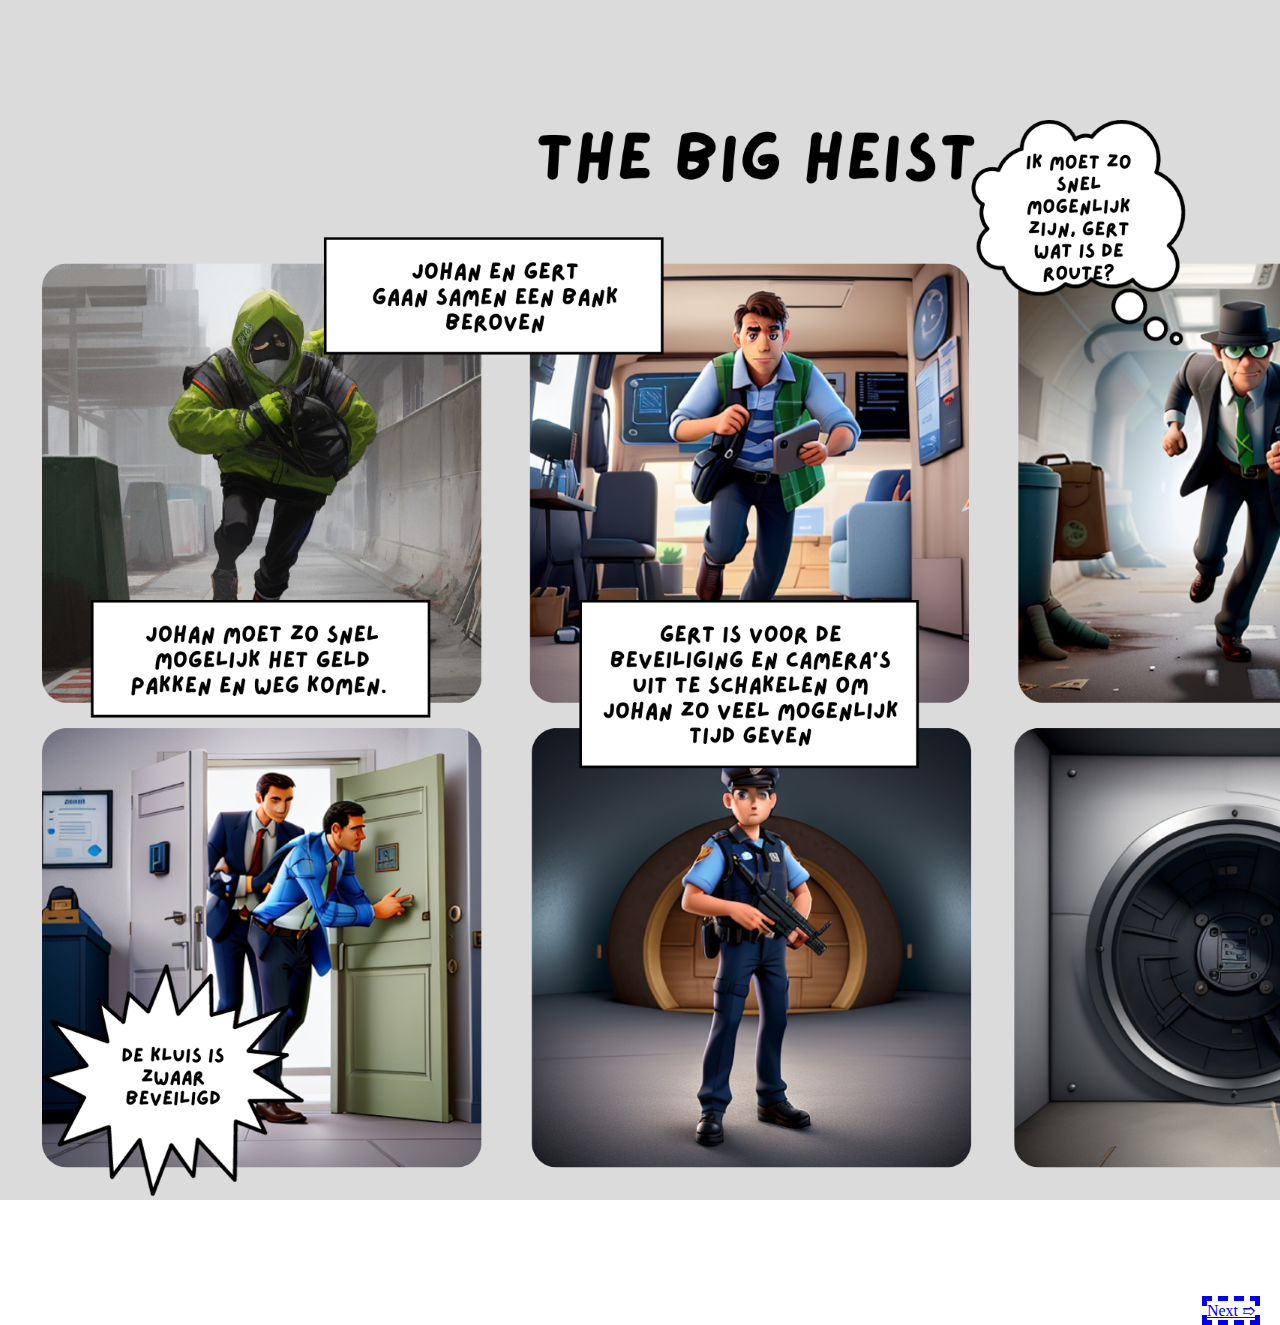
<file: index.html>
<!DOCTYPE html>
<html lang="en">

<head>
    <meta charset="UTF-8">
    <meta name="viewport" content="width=device-width, initial-scale=10.0">
    <title>Beginscherm</title>
    <link rel="stylesheet" href="css/main.css">
    
</head>
<header class="background">

</header>

<body>
    <a class="next" href="Sewers.html">Next ➱</a>

</body>
<footer>
</footer>

</html>
</file>
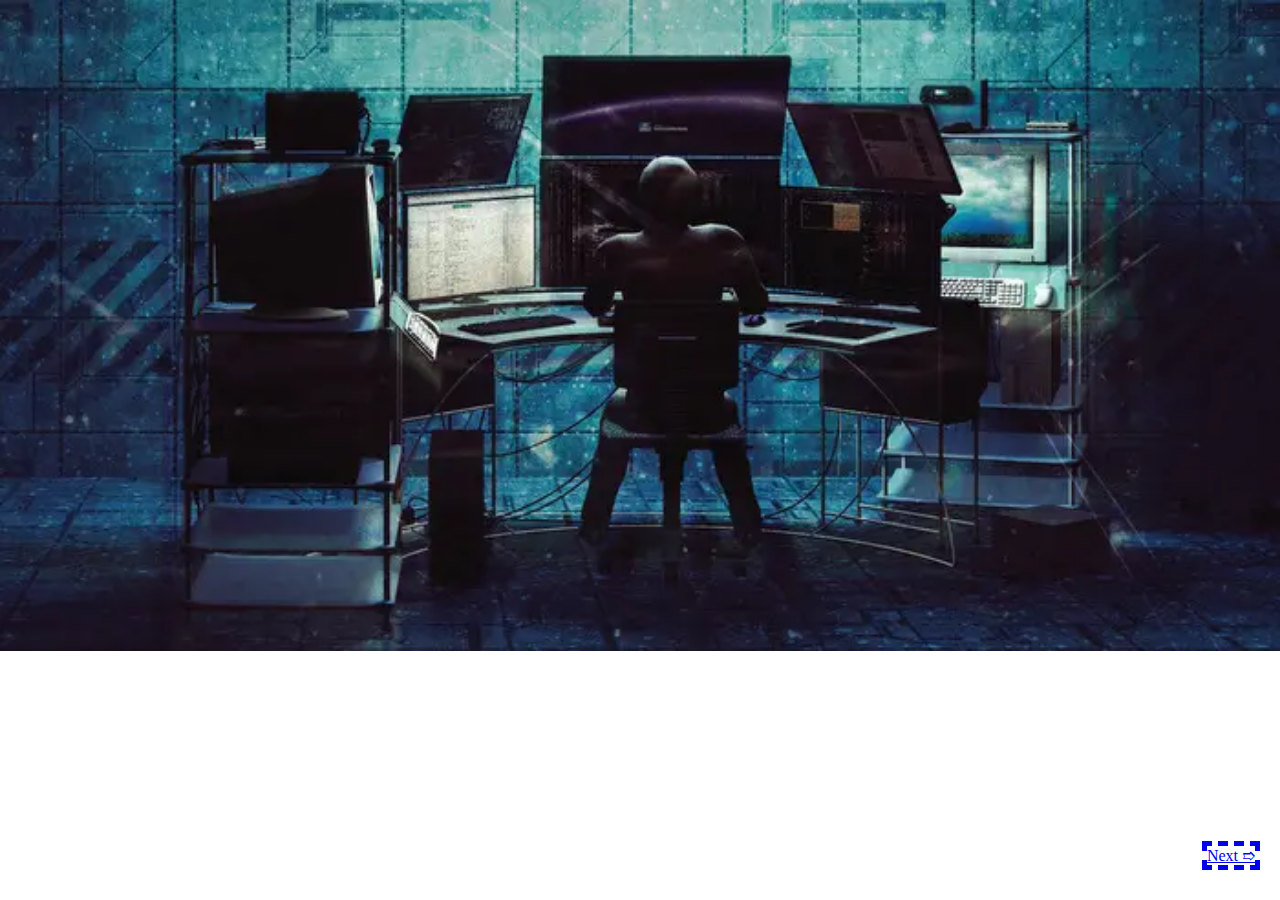
<file: bus.html>
<!DOCTYPE html>
<html lang="en">

<head>
    <meta charset="UTF-8">
    <meta name="viewport" content="width=device-width, initial-scale=1.0">
    <title>Bus</title>
    <link rel="stylesheet" href="/css/bus.css">
</head>
<main>
</main>


<footer>
    <a class="next" href="busspel.html">Next ➱</a>
</footer>

</html>
</file>
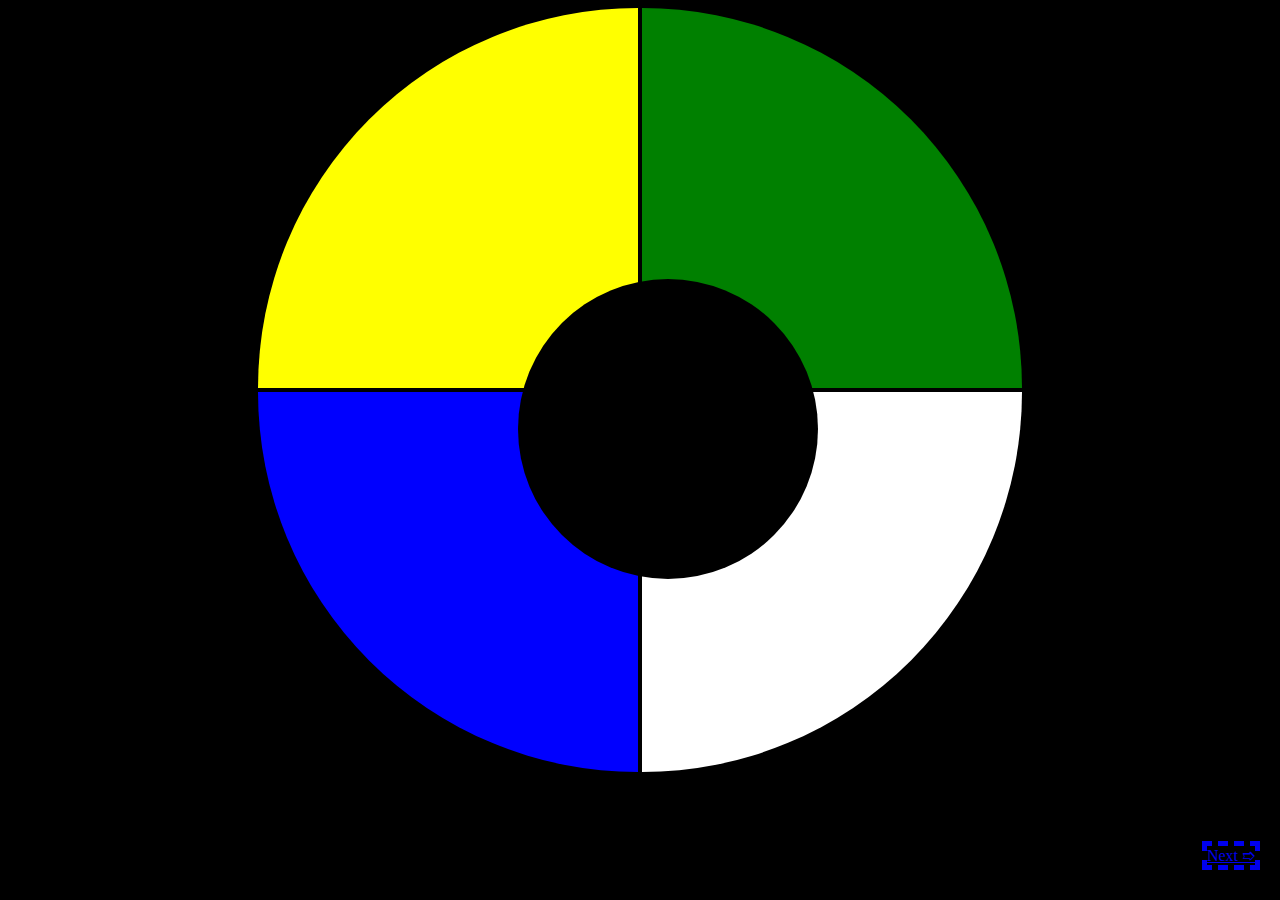
<file: busspel.html>
<!DOCTYPE html>
<html lang="en">
<head>
    <meta charset="UTF-8">
    <meta name="viewport" content="width=device-width, initial-scale=1.0">
    <title>test</title>
    <link rel="stylesheet" href="/css/busspel.css">
</head>
<body>

    <div>
        <div class="panel top-left-panel"></div>
        <div class="panel top-right-panel"></div>
    </div>
    <div>    
        <div class="panel bottom-left-panel"></div>
        <div class="panel bottom-right-panel"></div>
    </div>
    <div class="center-cirkel"></div>
    
    <script src="js/bus.js"></script>
</body>
<footer>
    <a class="next" href="kluis-1.html">Next ➱</a>
</footer>
</html>
</file>
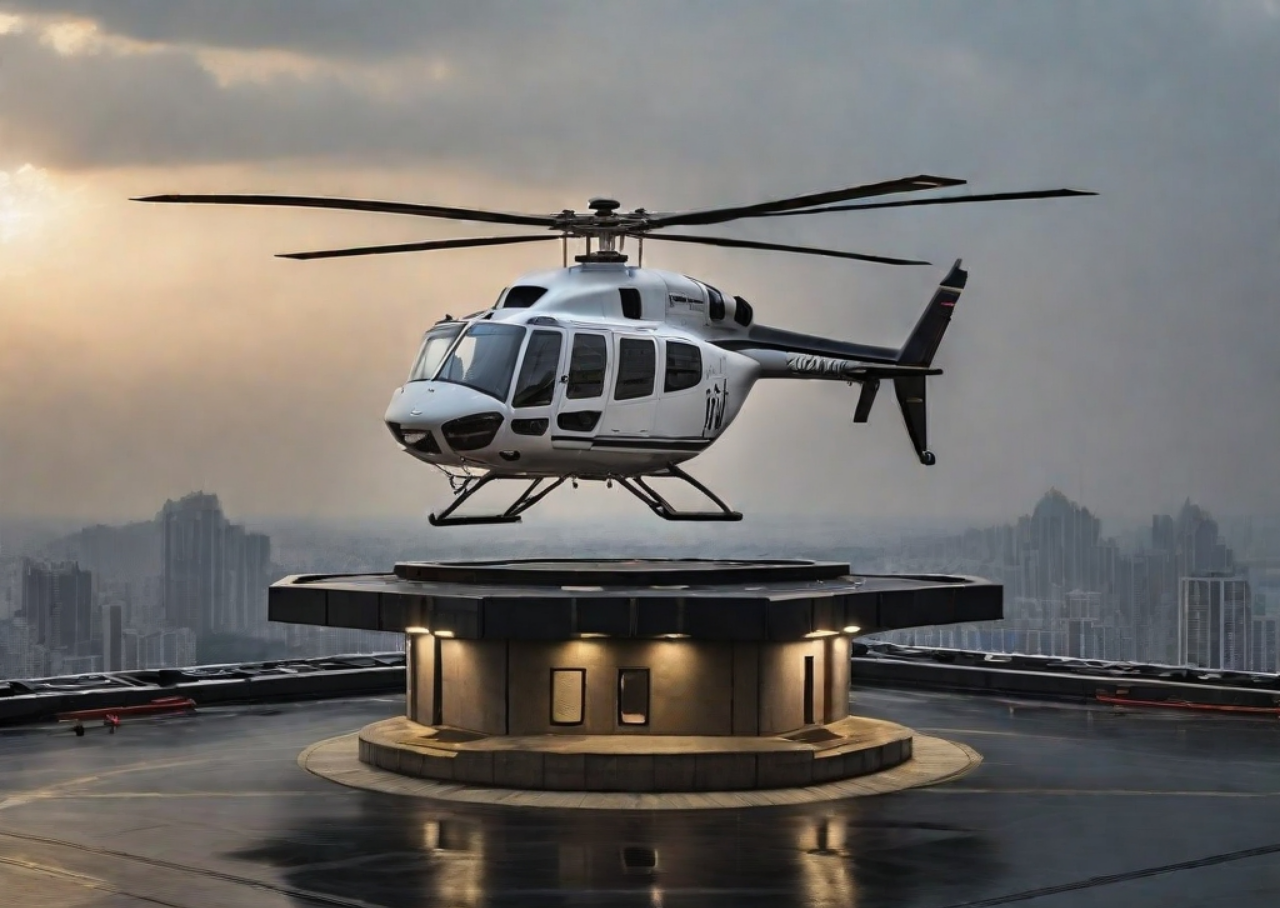
<file: escape.html>
<!DOCTYPE html>
<html lang="en">

<head>
    <meta charset="UTF-8">
    <meta name="viewport" content="width=device-width, initial-scale=1.0">
    <link rel="stylesheet" href="css/style.css">
    <link rel="stylesheet" href="css/escape.css">
    <title>Escape</title>
    
</head>

<body>
    <main class="game-screen">
        <!-- <img class="game-item talkie" src="imgs/Comic-walkie-talkie.png" alt="talkie">
        <img class="game-item bubble" src="imgs/Text-Bubble.png" alt="Bubble">
        <img class="game-item compass" src="imgs/compass.jpg" alt="Compass">
        <img class="game-item doolhof" src="imgs/Doolhof.jpg" alt="Doolhof">
        <img class="game-item cirkel" src="imgs/Rode-Cirkel.jpg" alt="cirkel"> -->
    </main>
</body>

    <footer>
        <!-- <a href="the-end.html">Next ➱</a> -->
    </footer>
    <script src="js/escape.js"></script>
</html>
</file>
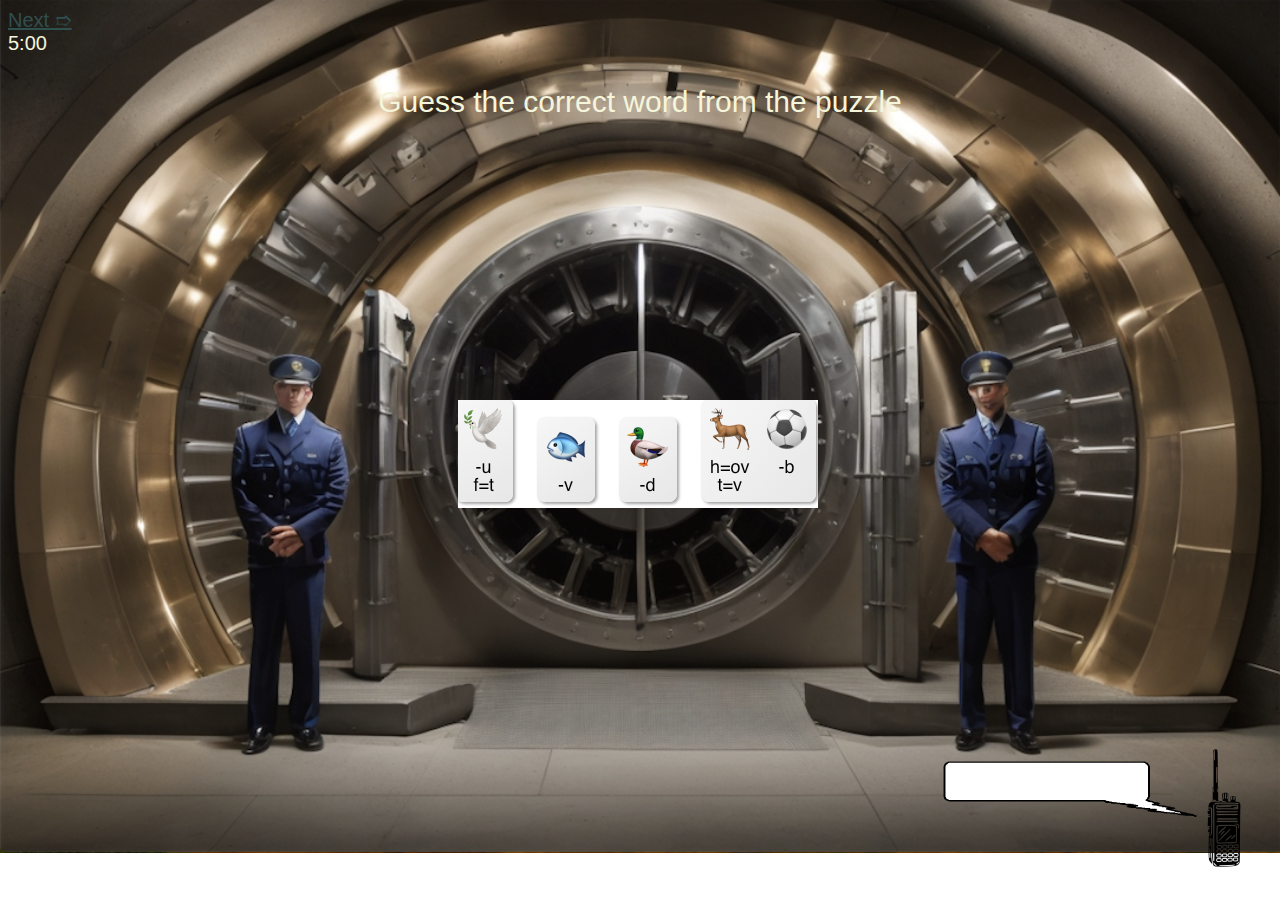
<file: kluis-1.html>
<!DOCTYPE html>
<html lang="en">

<head>
    <meta charset="UTF-8">
    <meta name="viewport" content="width=device-width, initial-scale=1.0">
    <title>kluis 1</title>
    <link rel="stylesheet" href="/css/kluis1.css">
    <link rel="stylesheet" href="css/style.css">

</head>

<body>
  <main class="game-screen">
        <img class="game-item talkie" src="imgs/Comic-walkie-talkie.png" alt="talkie">
        <img class="game-item bubble" src="imgs/Text-Bubble.png" alt="Bubble">
        <img class="rebus" src="/imgs/rebus.png" alt="">
    </main>
<html>
<head>
    <a class="next" href="escape.html">Next ➱</a>
    <div id="timer">5:00</div>
    <p>Guess the correct word from the puzzle </p>
    <div class="button"></div>

</head>
<body>
     <script src="/js/heist1.js"></script>
</body>
</html>
</file>
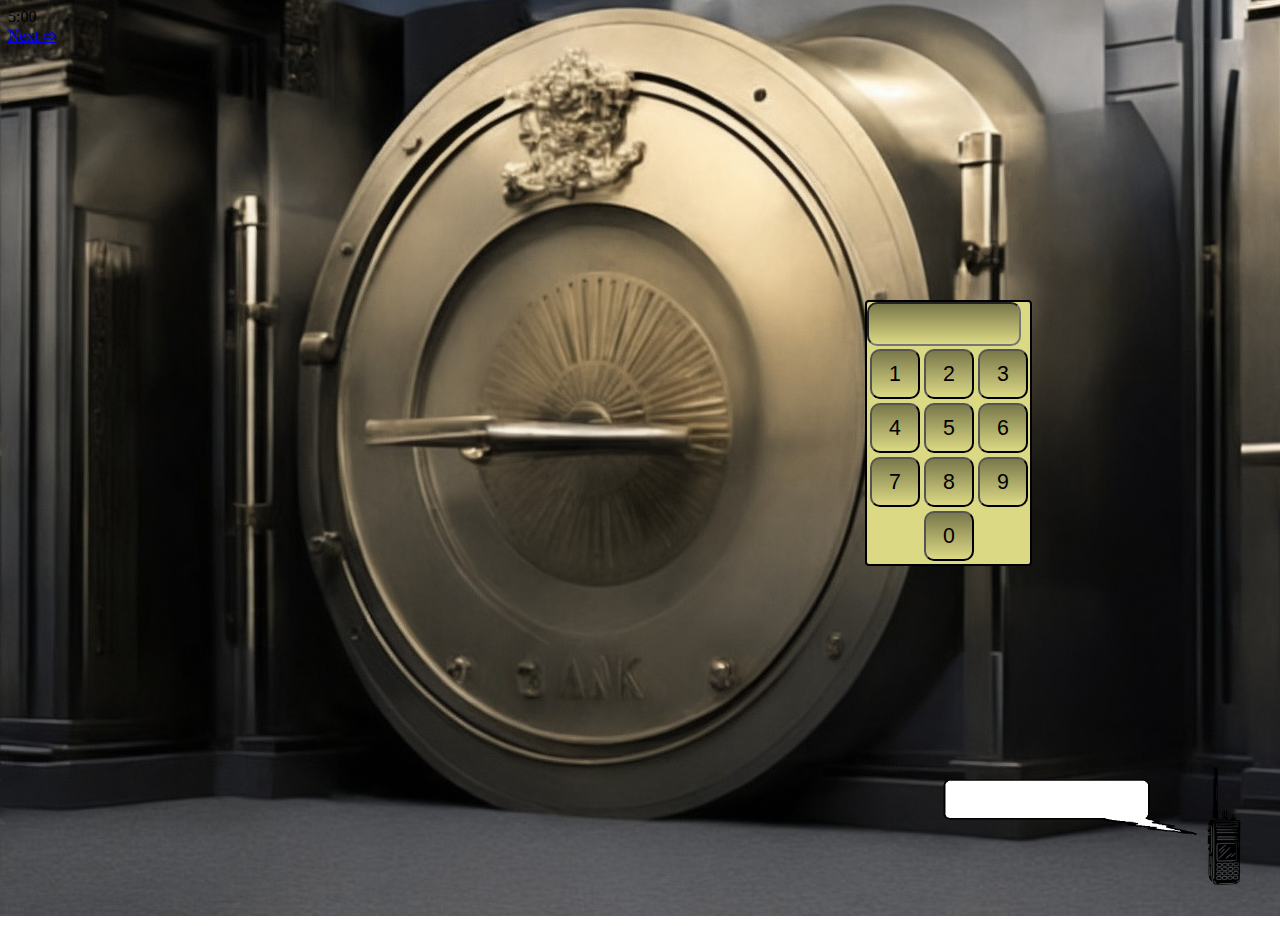
<file: kluis-2.html>
<!DOCTYPE html>
<html lang="en">

<head>
    <meta charset="UTF-8">
    <meta name="viewport" content="width=device-width, initial-scale=1.0">
    <link rel="stylesheet" href="css/kluis-2.css">
    <link rel="stylesheet" href="css/style.css">
    <title>Kluis 2</title>
</head>

<body>
    <div id="timer">5:00</div>
    <main class="game-screen">
        <img class="game-item talkie" src="imgs/Comic-walkie-talkie.png" alt="talkie">
        <img class="game-item bubble" src="imgs/Text-Bubble.png" alt="Bubble">    
            <img class="game-item keypad" src="imgs/keypad-146161_640.png" alt="">
        <div class="game-item num-pad">
                <table>
                    <tt>
                        <input type="number" name="code_input" id="code_input" class="number code_input" min="00000" max="99999">
                    </tt>
                    <tr>
                        <td><button class="number number_1">1</button></td>
                        <td><button class="number number_2">2</button></td>
                        <td><button class="number number_3">3</button></td>
                      </tr>
                    <tr>
                        <td><button class="number number_4">4</button></td>
                        <td><button class="number number_5">5</button></td>
                        <td><button class="number number_6">6</button></td>
                    </tr>
                    <tr>
                        <td><button class="number number_7">7</button></td>
                        <td><button class="number number_8">8</button></td>
                        <td><button class="number number_9">9</button></td>
                    </tr>
                    <tr>
                        <td></td>                    
                        <td><button class=" number number_0">0</button></td>
                    </tr>
                </table>
        </div>
    </main>
        <a class="next" href="escape.html">Next ➱</a>
        <script src="/js/heist1.js"></script>
        <script src="/js/Numpad_hell.js"></script>
</body>
</html>
</file>
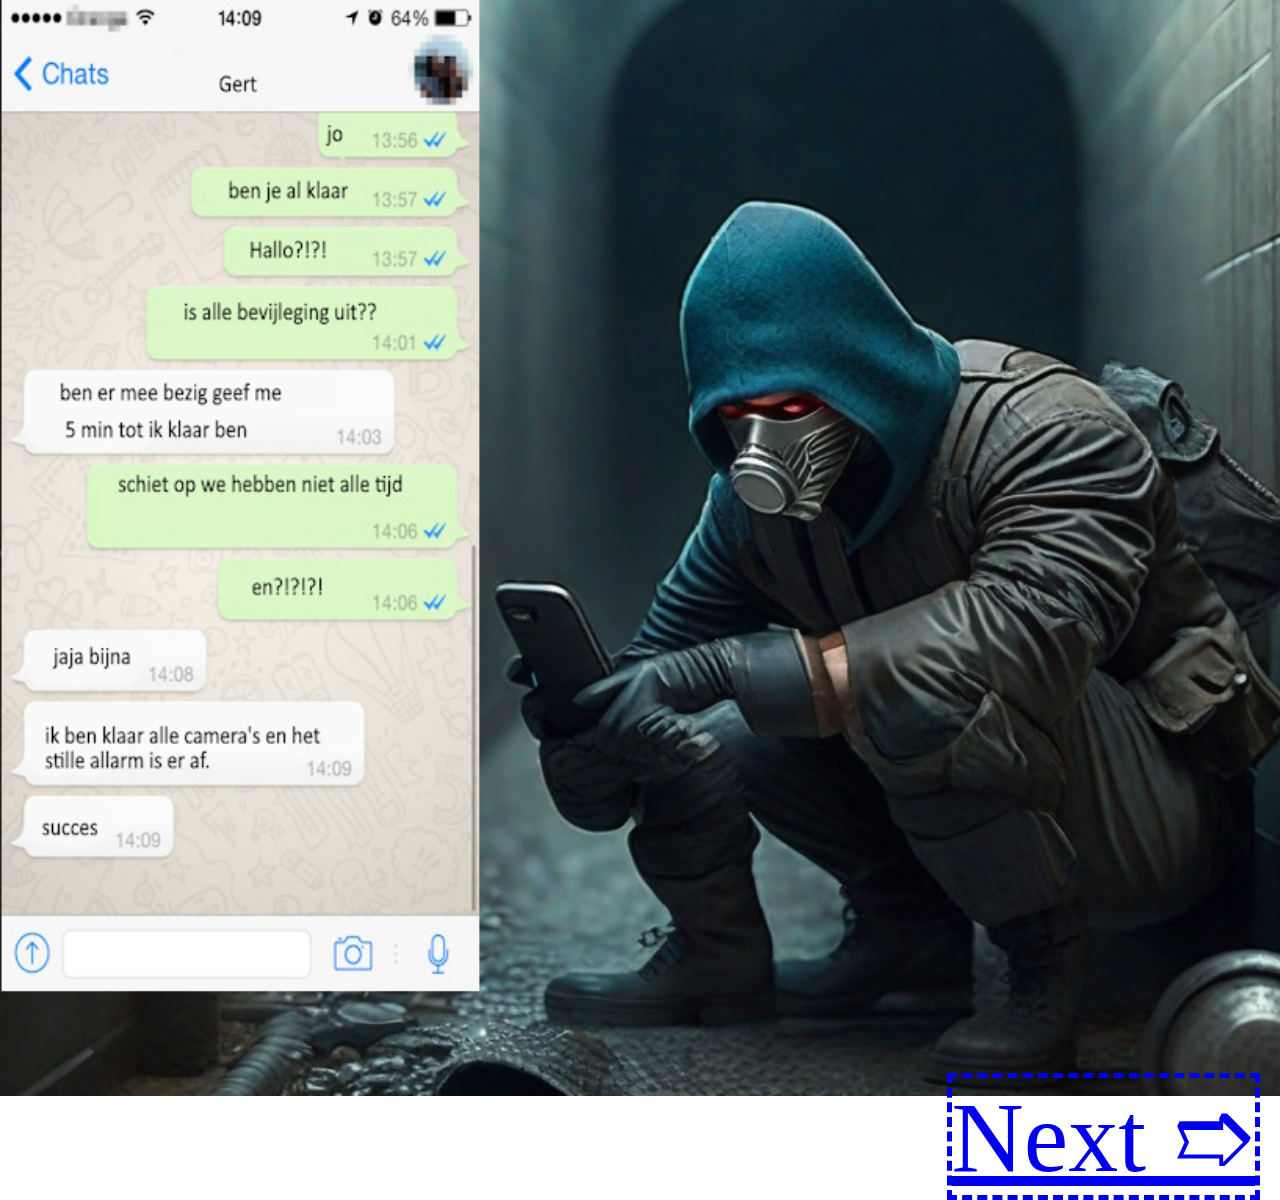
<file: strip2.html>
<!DOCTYPE html>
<html lang="en">
<head>
    <meta charset="UTF-8">
    <meta name="viewport" content="width=device-width, initial-scale=1.0">
    <title>Document</title>
    <link rel="stylesheet" href="/css/strip2.css">
</head>
<body>
    <a class="next" href="bus.html">Next ➱</a>
</body>
</html>
</file>
<file: css/main.css>
body {
    background-image: url(/imgs/1.png);
    background-repeat: no-repeat;
    width: 1920px;
    height: 1080px;
}

.next {
    position: absolute;
    bottom: -425px;
    right: 20px;
    border: 5px;
    border: color(srgb red green blue);
    border-style: dashed;
}

.next:hover {
    color: red;
}
</file>
<file: css/bus.css>
.next {
    position: absolute;
    bottom: 30px;
    right: 20px;
    border: 5px;
    border: color(srgb red green blue);
    border-style: dashed;
}

.next:hover {
    color: red;
}

body {
    background-image: url(/imgs/bus\ hack.webp);
    background-repeat: no-repeat;
    background-size: cover;
}
</file>
<file: css/busspel.css>
body {
    text-align: center;
    background-color: black;
    cursor: pointer;
}

.panel {
    width: 380px;
    height: 380px;
    display: inline-block;
    cursor: pointer;
}

.flashpanel {
    background-color: white !important;
}

.panel:hover {
    /* border: 1px solid red; */
    box-shadow: inset 0px 0px 0px 3px cyan;
    box-sizing: border-box;
}

.bottom-right-panel {
    border-bottom-right-radius: 100%;
    background-color: red;
}

.bottom-left-panel {
    border-bottom-left-radius: 100%;
    background-color: blue;
}

.top-right-panel {
    border-top-right-radius: 100%;
    background-color: green;
}

.top-left-panel {
    border-top-left-radius: 100%;
    background-color: yellow;
}



.center-cirkel {
    display: inline-block;
    position: absolute;
    background-color: rgb(0, 0, 0);
    border-radius: 100%;
    width: 300px;
    height: 300px;
    top: 31%;
    left: 40.5%;
    text-align: center;

}
.next {
    position: absolute;
    bottom: 30px;
    right: 20px;
    border: 5px;
    border: color(srgb red green blue);
    border-style: dashed;
}

.next:hover {
    color: red;
}
</file>
<file: css/style.css>
body{
    overflow: hidden;
}
main.game-screen{
    position: absolute;
    width: 100vw;
    height: 100vh;
    overflow: hidden;
}


.game-item{
    position:absolute;
}


img.game-item.talkie{
position: absolute;
right: 0%;
bottom: 4%;
width: 10%;
}

img.game-item.bubble{
position: absolute;
width: 20%;
right: 7%;
bottom: 10%;
}
</file>
<file: css/escape.css>
body {
    background-image: url(/imgs/helicopter.jpg);
    background-repeat: no-repeat;
    background-size: cover;
}

.compass {
    width:250px;
    top:45vh;
    left:80vw;
    transform:rotate(0deg);
}

.doolhof {
    width: 550px;
    height:550px;
    top: 15vh;
    left: 35vw;
}

.cirkel {
    position:absolute;
    width: 20px;
    top: 280px;
    left: 750px;
}
</file>
<file: css/kluis1.css>
body {
    color:beige;
    background-repeat: no-repeat;
    background-size: cover ;
    font-family:Impact, Haettenschweiler, 'Arial Narrow Bold', sans-serif;
    font-size: 20px;
    text-align: start;
    background-image:url(/imgs/heist\ 1.png)
}

h1 {
    color: beige;
    font-size: 20px;
}
a{
    color:darkslategrey;
}

p {
    text-align: center;
    color:beige;
    font-size: 30px;
}


.rebus {
    bottom: 400px;
    left: 450px;
    position:absolute
}
</file>
<file: css/kluis-2.css>
body {
    background-image: url(/imgs/Default_bank_vault_0_59ea39d0-eb31-498b-9fd1-7302618c6974_1.jpg);
    position: relative;
    height: 100vh;
    width: 100vw;
    background-size: cover;
    background-repeat: no-repeat;
    background-position: 0%;
}
:root{
    --keypad-black:rgb(121, 120, 74);
    --keypad-yellow:rgb(220, 217, 133);
}

.number{
    font-size: 16pt;
    border-radius: 10px;
    padding:10px;
    width:50px;
    height:50px;
    background-image: linear-gradient(var(--keypad-black), var(--keypad-yellow))
}
.number.code_input{
    right: 10%;
    width: 130px;
    height: 20px;
    text-align: center;
}
img.game-item.keypad{
    position: absolute;
    width: 10%;
    right: 20%;
    bottom: 40%;
}
.game-item.game-item.num-pad{
    position: absolute;
    width: 163px;
    right: 20%;
    bottom: 40%;
    border-radius: 4px;
    background-color: var(--keypad-yellow);
    border-style: solid;
    border-color: black;
    border-width: 2px;
}
</file>
<file: css/strip2.css>
body {
    background-image: url(/imgs/strip2.jpg);
    background-repeat: no-repeat;
    width: 1920px;
    height: 1080px;
    background-size: cover;
}

.next {
    position: absolute;
    font-size: 100px;
    bottom: -300px;
    right: 20px;
    border: 5px;
    border: color(srgb red green blue);
    border-style: dashed;
    
    
}

.next:hover {
    color: red;
}
</file>
